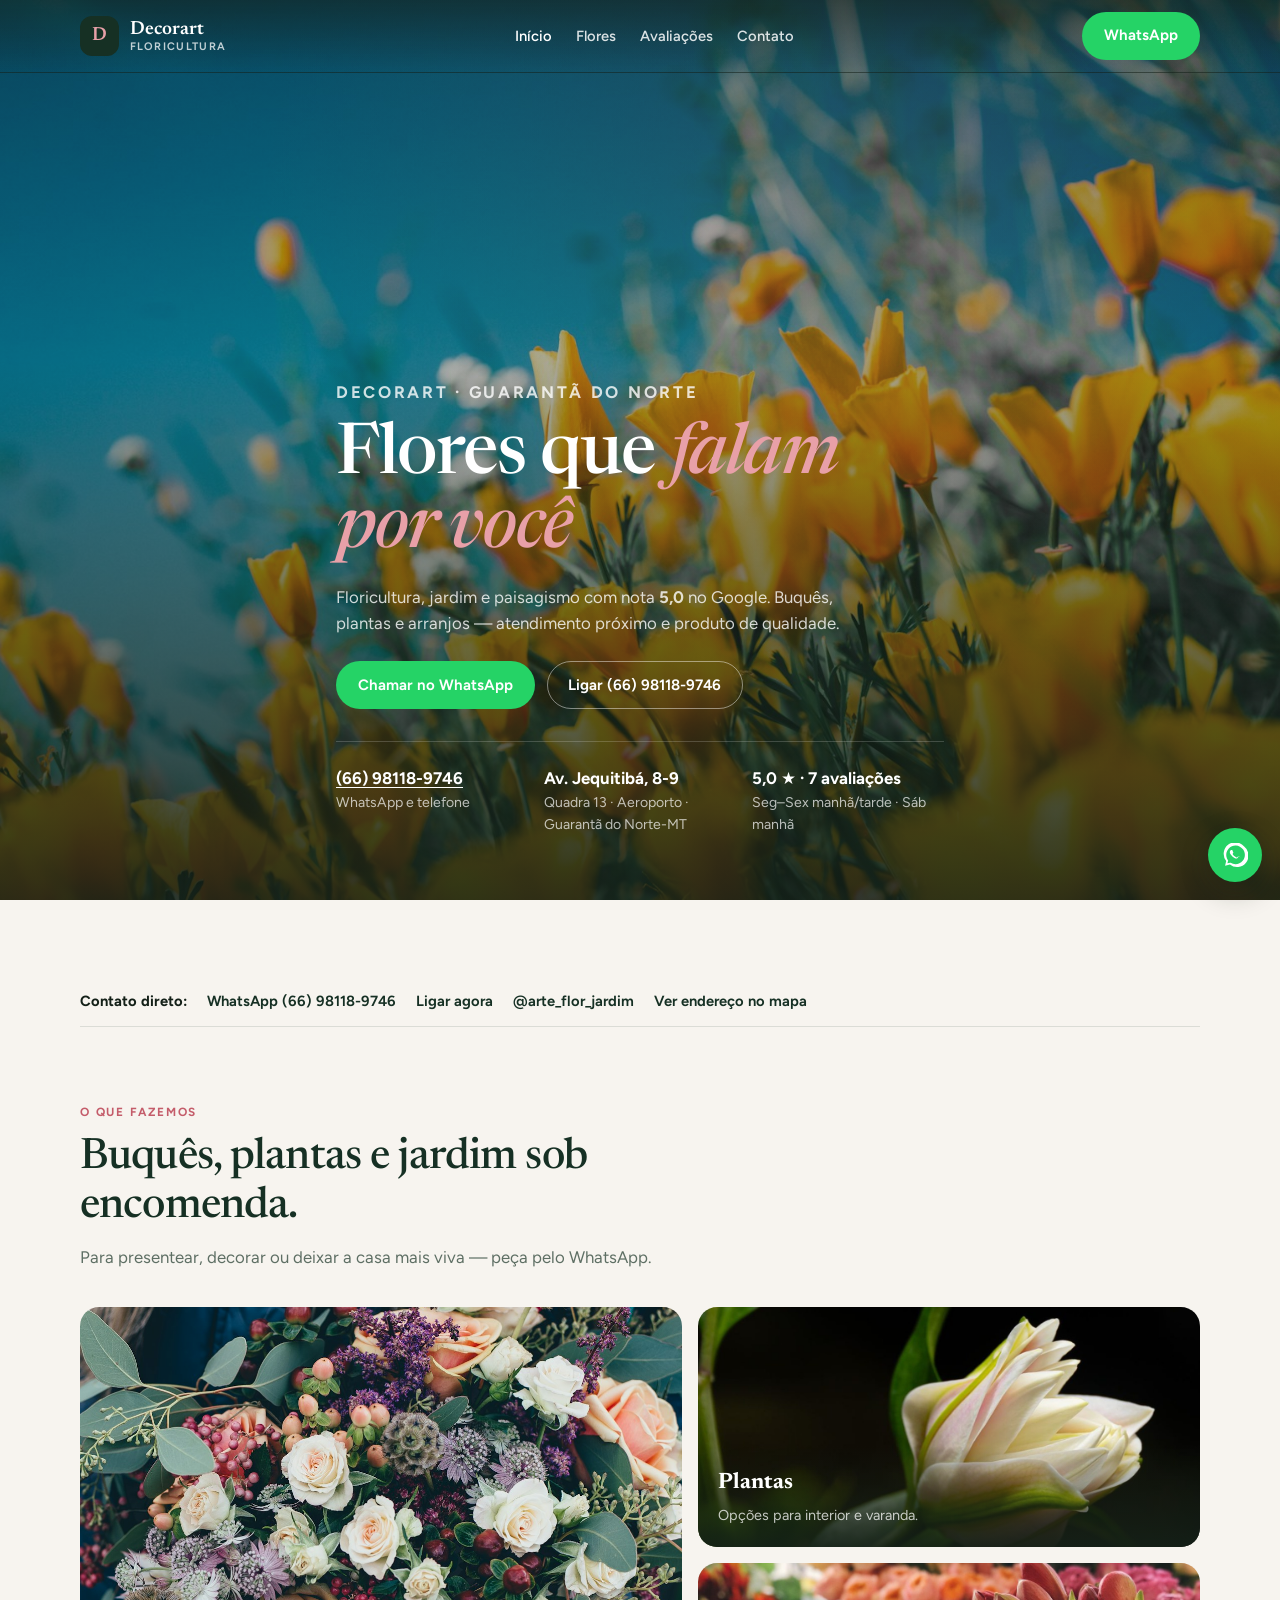
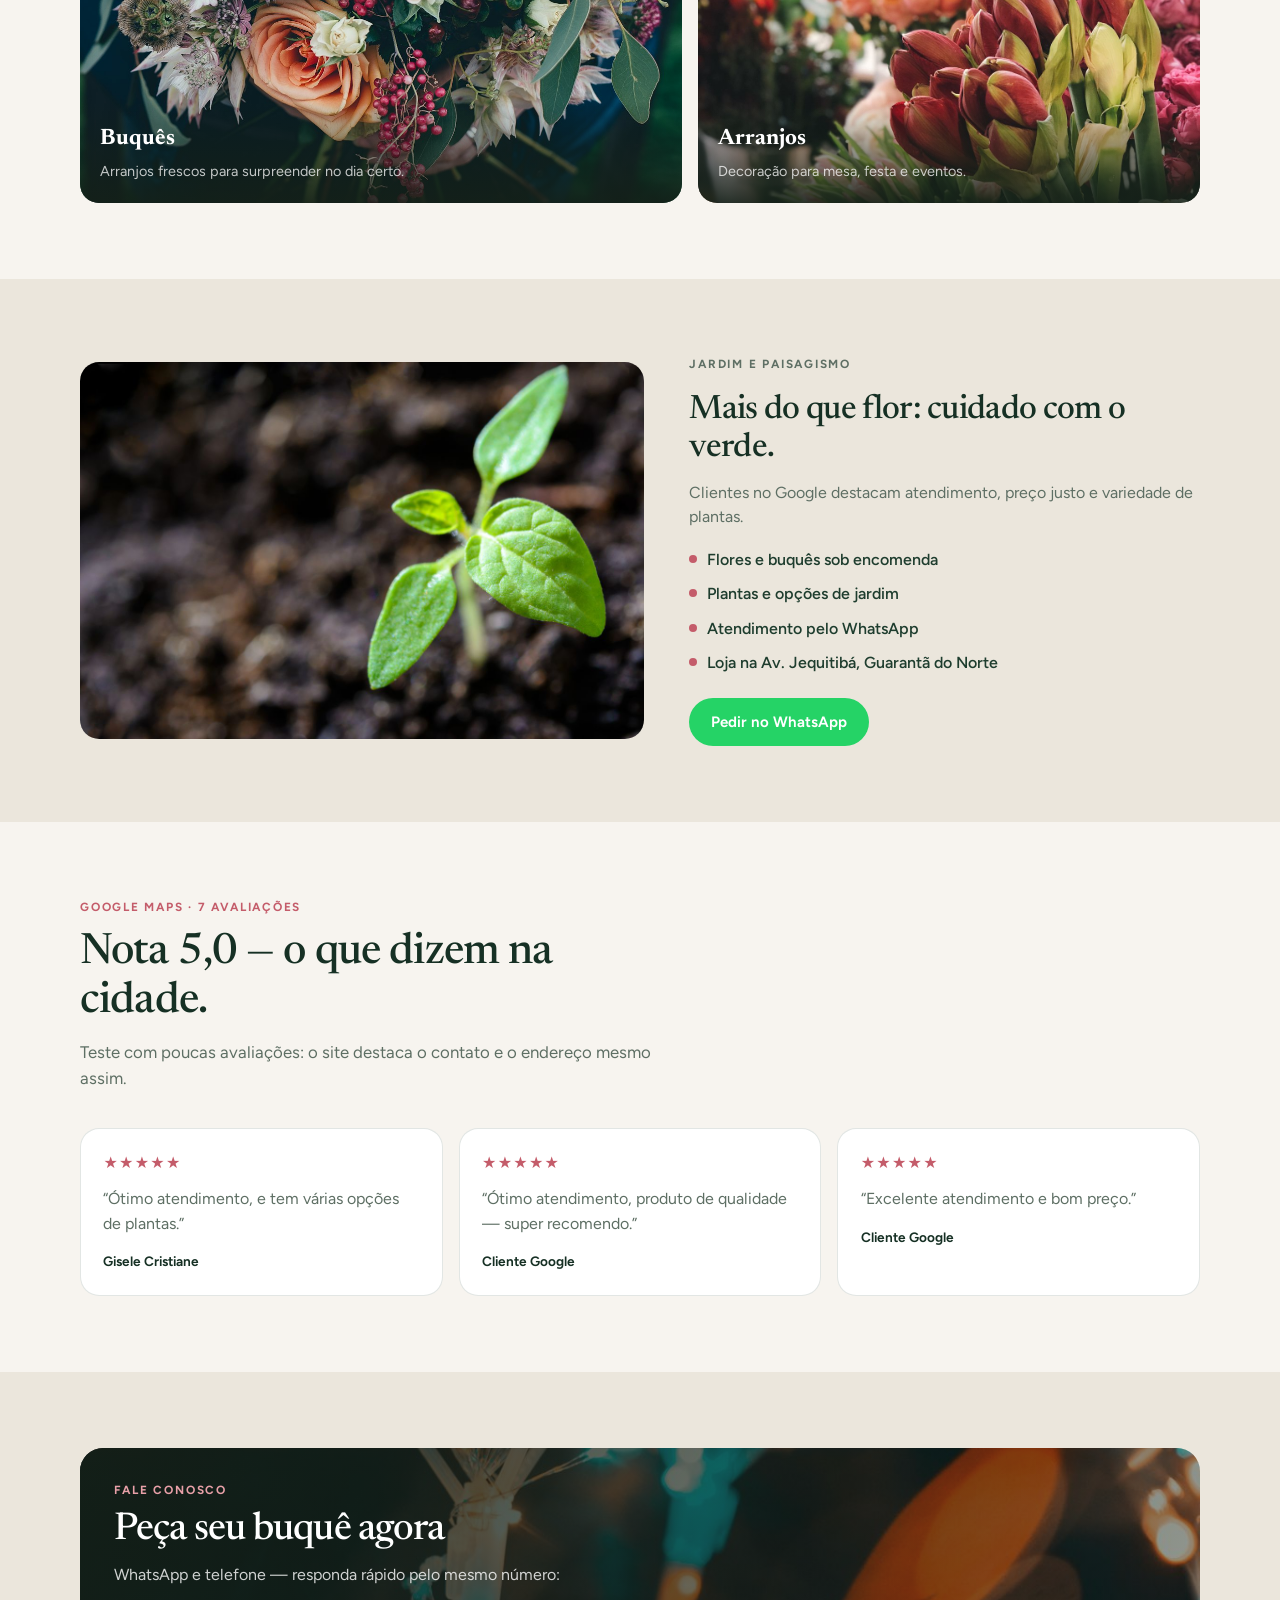
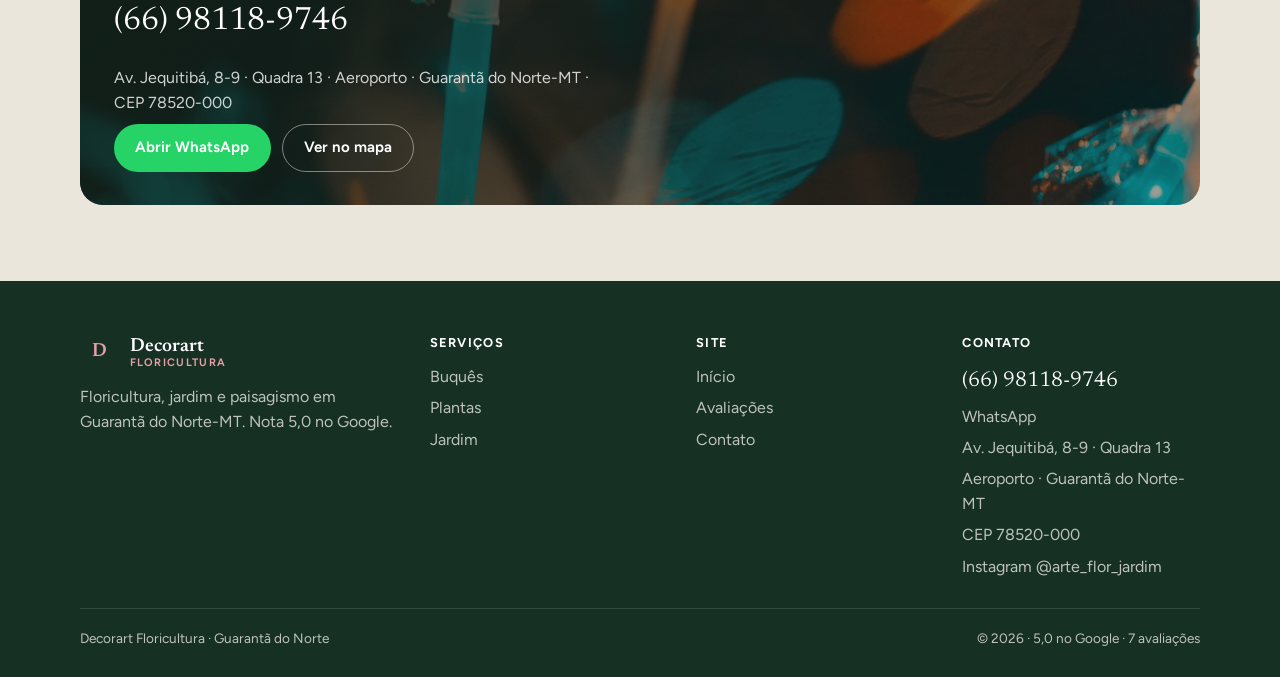
<file: index.html>
<!DOCTYPE html>
<html lang="pt-BR">
  <head>
    <meta charset="utf-8" />
    <meta name="viewport" content="width=device-width, initial-scale=1" />
    <title>Decorart Floricultura | Guarantã do Norte — Buquês, Plantas e Jardim</title>
    <meta
      name="description"
      content="Decorart Floricultura em Guarantã do Norte-MT. Nota 5,0 no Google (7 avaliações). Buquês, plantas e paisagismo. WhatsApp (66) 98118-9746. Av. Jequitibá, 8-9."
    />
    <link rel="preconnect" href="https://fonts.googleapis.com" />
    <link rel="preconnect" href="https://fonts.gstatic.com" crossorigin />
    <link
      href="https://fonts.googleapis.com/css2?family=Figtree:wght@400;500;600;700&family=Newsreader:ital,opsz,wght@0,6..72,500;0,6..72,600;1,6..72,500&display=swap"
      rel="stylesheet"
    />
    <link rel="stylesheet" href="css/styles.css" />
  </head>
  <body>
    <header class="topbar">
      <div class="wrap topbar-inner">
        <a class="brand" href="index.html" aria-label="Decorart Floricultura">
          <span class="brand-mark" aria-hidden="true">D</span>
          <span class="brand-text">
            <strong>Decorart</strong>
            <small>Floricultura</small>
          </span>
        </a>
        <nav class="nav" aria-label="Principal">
          <a class="active" href="index.html">Início</a>
          <a href="#flores">Flores</a>
          <a href="#avaliacoes">Avaliações</a>
          <a href="contato.html">Contato</a>
        </nav>
        <a class="btn btn-wa top-cta" href="https://wa.me/5566981189746?text=Ol%C3%A1%2C+vim+pelo+site+da+Decorart" target="_blank" rel="noreferrer">WhatsApp</a>
        <button class="burger" type="button" aria-label="Abrir menu" aria-expanded="false">
          <svg width="18" height="18" viewBox="0 0 24 24" fill="none" stroke="currentColor" stroke-width="2"><path d="M4 6h16M4 12h16M4 18h16"/></svg>
        </button>
      </div>
      <nav class="drawer" aria-label="Mobile">
        <a class="active" href="index.html">Início</a>
        <a href="#flores">Flores</a>
        <a href="#avaliacoes">Avaliações</a>
        <a href="contato.html">Contato</a>
        <a class="btn btn-wa" href="https://wa.me/5566981189746?text=Ol%C3%A1%2C+vim+pelo+site+da+Decorart" target="_blank" rel="noreferrer">WhatsApp (66) 98118-9746</a>
        <a class="btn btn-forest" href="tel:+5566981189746">Ligar agora</a>
      </nav>
    </header>

    <main>
      <section class="hero">
        <div class="hero-bg" aria-hidden="true">
          <img src="images/hero.jpg" alt="Flores frescas" />
          <div class="hero-shade"></div>
        </div>
        <div class="wrap hero-copy">
          <p class="eyebrow reveal show">Decorart · Guarantã do Norte</p>
          <h1 class="reveal show delay-1">Flores que <em>falam por você</em></h1>
          <p class="reveal show delay-2">
            Floricultura, jardim e paisagismo com nota <strong>5,0</strong> no Google.
            Buquês, plantas e arranjos — atendimento próximo e produto de qualidade.
          </p>
          <div class="hero-actions reveal show delay-3">
            <a class="btn btn-wa" href="https://wa.me/5566981189746?text=Ol%C3%A1%2C+vim+pelo+site+e+quero+um+buqu%C3%AA" target="_blank" rel="noreferrer">Chamar no WhatsApp</a>
            <a class="btn btn-ghost" href="tel:+5566981189746">Ligar (66) 98118-9746</a>
          </div>
          <div class="hero-meta reveal show delay-3">
            <div>
              <strong><a href="tel:+5566981189746">(66) 98118-9746</a></strong>
              WhatsApp e telefone
            </div>
            <div>
              <strong>Av. Jequitibá, 8-9</strong>
              Quadra 13 · Aeroporto · Guarantã do Norte-MT
            </div>
            <div>
              <strong>5,0 ★ · 7 avaliações</strong>
              Seg–Sex manhã/tarde · Sáb manhã
            </div>
          </div>
        </div>
      </section>

      <section class="section">
        <div class="wrap">
          <div class="contact-bar reveal">
            <span><strong>Contato direto:</strong></span>
            <a href="https://wa.me/5566981189746?text=Ol%C3%A1%2C+vim+pelo+site+da+Decorart" target="_blank" rel="noreferrer">WhatsApp (66) 98118-9746</a>
            <a href="tel:+5566981189746">Ligar agora</a>
            <a href="https://www.instagram.com/arte_flor_jardim/" target="_blank" rel="noreferrer">@arte_flor_jardim</a>
            <a href="contato.html">Ver endereço no mapa</a>
          </div>
        </div>
      </section>

      <section class="section" id="flores" style="padding-top: 0">
        <div class="wrap">
          <div class="section-head reveal">
            <p class="kicker">O que fazemos</p>
            <h2>Buquês, plantas e jardim sob encomenda.</h2>
            <p class="lead">Para presentear, decorar ou deixar a casa mais viva — peça pelo WhatsApp.</p>
          </div>
          <div class="mosaic">
            <article class="tall reveal">
              <img src="images/buque.jpg" alt="Buquê de flores" />
              <div class="body">
                <h3>Buquês</h3>
                <p>Arranjos frescos para surpreender no dia certo.</p>
              </div>
            </article>
            <article class="reveal delay-1">
              <img class="lirio" src="images/lirio.jpg" alt="Lírio branco" />
              <div class="body">
                <h3>Plantas</h3>
                <p>Opções para interior e varanda.</p>
              </div>
            </article>
            <article class="reveal delay-2">
              <img src="images/arranjos.jpg" alt="Arranjos florais" />
              <div class="body">
                <h3>Arranjos</h3>
                <p>Decoração para mesa, festa e eventos.</p>
              </div>
            </article>
          </div>
        </div>
      </section>

      <section class="section section-alt" id="jardim">
        <div class="wrap">
          <div class="split">
            <div class="split-media reveal">
              <img src="images/jardim.jpg" alt="Jardim e paisagismo" />
            </div>
            <div class="split-copy reveal delay-1">
              <p class="kicker">Jardim e paisagismo</p>
              <h3>Mais do que flor: cuidado com o verde.</h3>
              <p>Clientes no Google destacam atendimento, preço justo e variedade de plantas.</p>
              <ul class="checklist">
                <li>Flores e buquês sob encomenda</li>
                <li>Plantas e opções de jardim</li>
                <li>Atendimento pelo WhatsApp</li>
                <li>Loja na Av. Jequitibá, Guarantã do Norte</li>
              </ul>
              <div style="margin-top: 1.4rem">
                <a class="btn btn-wa" href="https://wa.me/5566981189746?text=Ol%C3%A1%2C+quero+saber+sobre+plantas+e+jardim" target="_blank" rel="noreferrer">Pedir no WhatsApp</a>
              </div>
            </div>
          </div>
        </div>
      </section>

      <section class="section" id="avaliacoes">
        <div class="wrap">
          <div class="section-head reveal">
            <p class="kicker">Google Maps · 7 avaliações</p>
            <h2>Nota 5,0 — o que dizem na cidade.</h2>
            <p class="lead">Teste com poucas avaliações: o site destaca o contato e o endereço mesmo assim.</p>
          </div>
          <div class="cards">
            <article class="review reveal">
              <p class="stars">★★★★★</p>
              <p>“Ótimo atendimento, e tem várias opções de plantas.”</p>
              <cite>Gisele Cristiane</cite>
            </article>
            <article class="review reveal delay-1">
              <p class="stars">★★★★★</p>
              <p>“Ótimo atendimento, produto de qualidade — super recomendo.”</p>
              <cite>Cliente Google</cite>
            </article>
            <article class="review reveal delay-2">
              <p class="stars">★★★★★</p>
              <p>“Excelente atendimento e bom preço.”</p>
              <cite>Cliente Google</cite>
            </article>
          </div>
        </div>
      </section>

      <section class="section section-alt">
        <div class="wrap">
          <div class="cta reveal">
            <img src="images/cta-bg.jpg" alt="" aria-hidden="true" />
            <div class="cta-shade"></div>
            <div class="cta-copy">
              <p class="kicker">Fale conosco</p>
              <h2>Peça seu buquê agora</h2>
              <p>WhatsApp e telefone — responda rápido pelo mesmo número:</p>
              <a class="phone" href="tel:+5566981189746">(66) 98118-9746</a>
              <p>Av. Jequitibá, 8-9 · Quadra 13 · Aeroporto · Guarantã do Norte-MT · CEP 78520-000</p>
              <div class="cta-actions">
                <a class="btn btn-wa" href="https://wa.me/5566981189746?text=Ol%C3%A1%2C+vim+pelo+site+da+Decorart" target="_blank" rel="noreferrer">Abrir WhatsApp</a>
                <a class="btn btn-ghost" href="contato.html">Ver no mapa</a>
              </div>
            </div>
          </div>
        </div>
      </section>
    </main>

    <footer class="footer">
      <div class="wrap footer-grid">
        <div>
          <div class="brand" style="margin-bottom: 0.85rem">
            <span class="brand-mark" aria-hidden="true">D</span>
            <span class="brand-text">
              <strong>Decorart</strong>
              <small>Floricultura</small>
            </span>
          </div>
          <p>Floricultura, jardim e paisagismo em Guarantã do Norte-MT. Nota 5,0 no Google.</p>
        </div>
        <div>
          <h4>Serviços</h4>
          <ul>
            <li><a href="#flores">Buquês</a></li>
            <li><a href="#flores">Plantas</a></li>
            <li><a href="#jardim">Jardim</a></li>
          </ul>
        </div>
        <div>
          <h4>Site</h4>
          <ul>
            <li><a href="index.html">Início</a></li>
            <li><a href="#avaliacoes">Avaliações</a></li>
            <li><a href="contato.html">Contato</a></li>
          </ul>
        </div>
        <div>
          <h4>Contato</h4>
          <a class="footer-phone" href="tel:+5566981189746">(66) 98118-9746</a>
          <ul>
            <li><a href="https://wa.me/5566981189746" target="_blank" rel="noreferrer">WhatsApp</a></li>
            <li>Av. Jequitibá, 8-9 · Quadra 13</li>
            <li>Aeroporto · Guarantã do Norte-MT</li>
            <li>CEP 78520-000</li>
            <li>Instagram @arte_flor_jardim</li>
          </ul>
        </div>
      </div>
      <div class="wrap footer-bottom">
        <span>Decorart Floricultura · Guarantã do Norte</span>
        <span>© 2026 · 5,0 no Google · 7 avaliações</span>
      </div>
    </footer>

    <a class="wa" href="https://wa.me/5566981189746?text=Ol%C3%A1%2C+vim+pelo+site+da+Decorart" target="_blank" rel="noreferrer" aria-label="WhatsApp Decorart">
      <svg viewBox="0 0 24 24" fill="currentColor"><path d="M20.5 3.5A11 11 0 0 0 3.1 17.4L2 22l4.7-1.2A11 11 0 1 0 20.5 3.5zm-8.5 17a9 9 0 0 1-4.6-1.3l-.3-.2-2.8.7.7-2.7-.2-.3a9 9 0 1 1 7.2 3.8zm5-6.7c-.3-.1-1.6-.8-1.9-.9s-.4-.1-.6.1-.7.9-.8 1-.3.2-.6.1a7.4 7.4 0 0 1-2.2-1.4 8.2 8.2 0 0 1-1.5-1.9c-.2-.3 0-.4.1-.6l.4-.5.1-.3c0-.1 0-.3-.1-.4s-.6-1.4-.8-1.9-.4-.4-.6-.4h-.5c-.2 0-.4.1-.6.3s-.8.8-.8 1.9.8 2.2.9 2.3a9.7 9.7 0 0 0 3.6 3.3c1.3.6 1.7.6 2.3.5s1.1-.5 1.2-.9.2-.8.1-.9-.2-.2-.5-.3z"/></svg>
    </a>
    <script src="js/main.js"></script>
  </body>
</html>
</file>
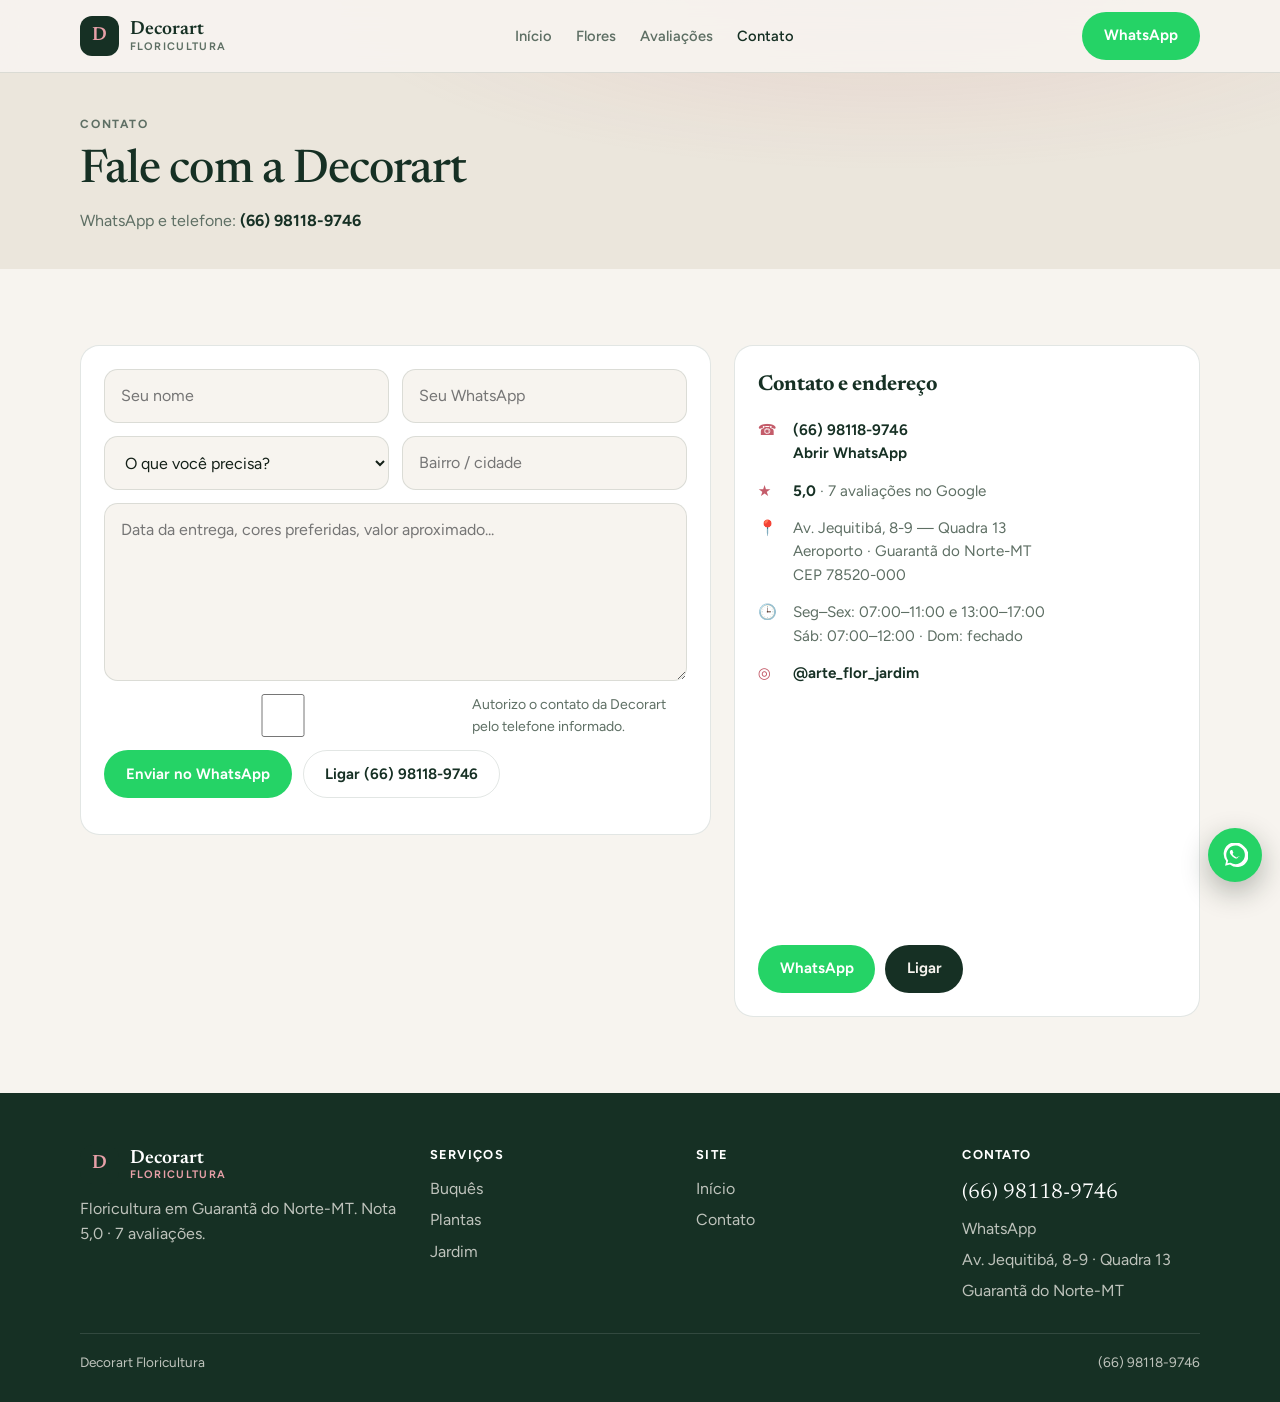
<file: contato.html>
<!DOCTYPE html>
<html lang="pt-BR">
  <head>
    <meta charset="utf-8" />
    <meta name="viewport" content="width=device-width, initial-scale=1" />
    <title>Contato — Decorart Floricultura | Guarantã do Norte</title>
    <meta
      name="description"
      content="Fale com a Decorart. WhatsApp (66) 98118-9746. Av. Jequitibá, 8-9, Quadra 13 — Guarantã do Norte-MT."
    />
    <link rel="preconnect" href="https://fonts.googleapis.com" />
    <link rel="preconnect" href="https://fonts.gstatic.com" crossorigin />
    <link
      href="https://fonts.googleapis.com/css2?family=Figtree:wght@400;500;600;700&family=Newsreader:ital,opsz,wght@0,6..72,500;0,6..72,600;1,6..72,500&display=swap"
      rel="stylesheet"
    />
    <link rel="stylesheet" href="css/styles.css" />
  </head>
  <body>
    <header class="topbar topbar-solid">
      <div class="wrap topbar-inner">
        <a class="brand" href="index.html" aria-label="Decorart Floricultura">
          <span class="brand-mark" aria-hidden="true">D</span>
          <span class="brand-text">
            <strong>Decorart</strong>
            <small>Floricultura</small>
          </span>
        </a>
        <nav class="nav" aria-label="Principal">
          <a href="index.html">Início</a>
          <a href="index.html#flores">Flores</a>
          <a href="index.html#avaliacoes">Avaliações</a>
          <a class="active" href="contato.html">Contato</a>
        </nav>
        <a class="btn btn-wa top-cta" href="https://wa.me/5566981189746?text=Ol%C3%A1%2C+vim+pelo+site+da+Decorart" target="_blank" rel="noreferrer">WhatsApp</a>
        <button class="burger" type="button" aria-label="Abrir menu" aria-expanded="false">
          <svg width="18" height="18" viewBox="0 0 24 24" fill="none" stroke="currentColor" stroke-width="2"><path d="M4 6h16M4 12h16M4 18h16"/></svg>
        </button>
      </div>
      <nav class="drawer" aria-label="Mobile">
        <a href="index.html">Início</a>
        <a href="index.html#flores">Flores</a>
        <a href="contato.html">Contato</a>
        <a class="btn btn-wa" href="https://wa.me/5566981189746" target="_blank" rel="noreferrer">WhatsApp (66) 98118-9746</a>
        <a class="btn btn-forest" href="tel:+5566981189746">Ligar agora</a>
      </nav>
    </header>

    <main>
      <section class="page-hero">
        <div class="wrap reveal">
          <p class="kicker">Contato</p>
          <h1>Fale com a Decorart</h1>
          <p>
            WhatsApp e telefone:
            <a href="tel:+5566981189746" style="color: var(--forest); font-weight: 700">(66) 98118-9746</a>
          </p>
        </div>
      </section>

      <section class="section">
        <div class="wrap contact-grid">
          <div class="form-box reveal">
            <form class="form contact-form">
              <div class="form-row">
                <input required name="nome" aria-label="Nome" placeholder="Seu nome" />
                <input required type="tel" name="telefone" aria-label="Telefone" placeholder="Seu WhatsApp" />
              </div>
              <div class="form-row">
                <select name="servico" aria-label="Pedido" required>
                  <option value="">O que você precisa?</option>
                  <option>Buquê</option>
                  <option>Arranjo / decoração</option>
                  <option>Plantas</option>
                  <option>Jardim / paisagismo</option>
                  <option>Outro</option>
                </select>
                <input name="bairro" aria-label="Bairro" placeholder="Bairro / cidade" />
              </div>
              <textarea required name="mensagem" aria-label="Mensagem" rows="6" placeholder="Data da entrega, cores preferidas, valor aproximado..."></textarea>
              <label class="terms">
                <input type="checkbox" required />
                <span>Autorizo o contato da Decorart pelo telefone informado.</span>
              </label>
              <div class="form-actions">
                <button class="btn btn-wa" type="submit">Enviar no WhatsApp</button>
                <a class="btn btn-ghost dark" href="tel:+5566981189746">Ligar (66) 98118-9746</a>
              </div>
              <p class="form-note" role="status"></p>
            </form>
          </div>

          <aside class="reveal delay-1">
            <div class="info-box">
              <h3>Contato e endereço</h3>
              <ul class="info-list">
                <li>
                  <span class="icon">☎</span>
                  <span>
                    <a href="tel:+5566981189746">(66) 98118-9746</a><br />
                    <a href="https://wa.me/5566981189746" target="_blank" rel="noreferrer">Abrir WhatsApp</a>
                  </span>
                </li>
                <li>
                  <span class="icon">★</span>
                  <span><strong style="color: var(--forest)">5,0</strong> · 7 avaliações no Google</span>
                </li>
                <li>
                  <span class="icon">📍</span>
                  <span>
                    Av. Jequitibá, 8-9 — Quadra 13<br />
                    Aeroporto · Guarantã do Norte-MT<br />
                    CEP 78520-000
                  </span>
                </li>
                <li>
                  <span class="icon">🕒</span>
                  <span>
                    Seg–Sex: 07:00–11:00 e 13:00–17:00<br />
                    Sáb: 07:00–12:00 · Dom: fechado
                  </span>
                </li>
                <li>
                  <span class="icon">◎</span>
                  <span><a href="https://www.instagram.com/arte_flor_jardim/" target="_blank" rel="noreferrer">@arte_flor_jardim</a></span>
                </li>
              </ul>
              <iframe
                class="map-embed"
                title="Mapa Decorart"
                loading="lazy"
                referrerpolicy="no-referrer-when-downgrade"
                src="https://www.google.com/maps?q=Av.+Jequitib%C3%A1,+8-9,+Guarant%C3%A3+do+Norte+-+MT&output=embed"
              ></iframe>
              <p style="margin-top: 1rem; display: flex; flex-wrap: wrap; gap: 0.6rem">
                <a class="btn btn-wa" href="https://wa.me/5566981189746" target="_blank" rel="noreferrer">WhatsApp</a>
                <a class="btn btn-forest" href="tel:+5566981189746">Ligar</a>
              </p>
            </div>
          </aside>
        </div>
      </section>
    </main>

    <footer class="footer">
      <div class="wrap footer-grid">
        <div>
          <div class="brand" style="margin-bottom: 0.85rem">
            <span class="brand-mark" aria-hidden="true">D</span>
            <span class="brand-text">
              <strong>Decorart</strong>
              <small>Floricultura</small>
            </span>
          </div>
          <p>Floricultura em Guarantã do Norte-MT. Nota 5,0 · 7 avaliações.</p>
        </div>
        <div>
          <h4>Serviços</h4>
          <ul>
            <li><a href="index.html#flores">Buquês</a></li>
            <li><a href="index.html#flores">Plantas</a></li>
            <li><a href="index.html#jardim">Jardim</a></li>
          </ul>
        </div>
        <div>
          <h4>Site</h4>
          <ul>
            <li><a href="index.html">Início</a></li>
            <li><a href="contato.html">Contato</a></li>
          </ul>
        </div>
        <div>
          <h4>Contato</h4>
          <a class="footer-phone" href="tel:+5566981189746">(66) 98118-9746</a>
          <ul>
            <li><a href="https://wa.me/5566981189746" target="_blank" rel="noreferrer">WhatsApp</a></li>
            <li>Av. Jequitibá, 8-9 · Quadra 13</li>
            <li>Guarantã do Norte-MT</li>
          </ul>
        </div>
      </div>
      <div class="wrap footer-bottom">
        <span>Decorart Floricultura</span>
        <span>(66) 98118-9746</span>
      </div>
    </footer>

    <a class="wa" href="https://wa.me/5566981189746?text=Ol%C3%A1%2C+vim+pelo+site+da+Decorart" target="_blank" rel="noreferrer" aria-label="WhatsApp Decorart">
      <svg viewBox="0 0 24 24" fill="currentColor"><path d="M20.5 3.5A11 11 0 0 0 3.1 17.4L2 22l4.7-1.2A11 11 0 1 0 20.5 3.5zm-8.5 17a9 9 0 0 1-4.6-1.3l-.3-.2-2.8.7.7-2.7-.2-.3a9 9 0 1 1 7.2 3.8zm5-6.7c-.3-.1-1.6-.8-1.9-.9s-.4-.1-.6.1-.7.9-.8 1-.3.2-.6.1a7.4 7.4 0 0 1-2.2-1.4 8.2 8.2 0 0 1-1.5-1.9c-.2-.3 0-.4.1-.6l.4-.5.1-.3c0-.1 0-.3-.1-.4s-.6-1.4-.8-1.9-.4-.4-.6-.4h-.5c-.2 0-.4.1-.6.3s-.8.8-.8 1.9.8 2.2.9 2.3a9.7 9.7 0 0 0 3.6 3.3c1.3.6 1.7.6 2.3.5s1.1-.5 1.2-.9.2-.8.1-.9-.2-.2-.5-.3z"/></svg>
    </a>
    <script src="js/main.js"></script>
  </body>
</html>
</file>
<file: css/styles.css>
/* Decorart — floricultura botânica moderna */
:root {
  --forest: #163024;
  --forest-soft: #1e3d2e;
  --leaf: #3d6b4f;
  --bloom: #c45c6a;
  --bloom-soft: #e8a0a8;
  --ivory: #f7f4ef;
  --mist: #ebe6dc;
  --ink: #142018;
  --mute: #5e6f64;
  --line: rgba(22, 48, 36, 0.12);
  --font-display: "Newsreader", Georgia, serif;
  --font-body: "Figtree", system-ui, sans-serif;
  --radius: 1.2rem;
  --max: 1120px;
  --ease: cubic-bezier(0.22, 1, 0.36, 1);
  --wa: #25d366;
}

*, *::before, *::after { box-sizing: border-box; margin: 0; padding: 0; }
html { scroll-behavior: smooth; }
body {
  min-height: 100vh;
  font-family: var(--font-body);
  background: var(--ivory);
  color: var(--ink);
  line-height: 1.55;
  -webkit-font-smoothing: antialiased;
  overflow-x: hidden;
}
img { display: block; max-width: 100%; height: auto; }
a { color: inherit; text-decoration: none; }
ul { list-style: none; }
button, input, select, textarea { font: inherit; color: inherit; }
.wrap { width: min(var(--max), calc(100% - 2rem)); margin-inline: auto; }

.topbar {
  position: fixed; inset: 0 0 auto; z-index: 60;
  background: linear-gradient(180deg, rgba(20,32,24,0.55), transparent);
  transition: background 0.35s var(--ease), border-color 0.35s, backdrop-filter 0.35s;
  border-bottom: 1px solid transparent;
}
.topbar.scrolled, .topbar.topbar-solid {
  background: color-mix(in srgb, var(--ivory) 92%, transparent);
  backdrop-filter: blur(14px);
  border-bottom-color: var(--line);
}
.topbar-inner {
  display: flex; align-items: center; justify-content: space-between;
  gap: 1rem; height: 4.5rem;
}
.brand { display: inline-flex; align-items: center; gap: 0.65rem; }
.brand-mark {
  width: 2.45rem; height: 2.45rem; border-radius: 0.75rem;
  background: var(--forest); display: grid; place-items: center;
  color: var(--bloom-soft); font-family: var(--font-display);
  font-size: 1.2rem; font-weight: 600;
}
.brand-text { display: flex; flex-direction: column; line-height: 1.1; }
.brand-text strong {
  font-family: var(--font-display); font-size: 1.2rem; font-weight: 600; color: #fff;
  transition: color 0.25s;
}
.brand-text small {
  font-size: 0.68rem; font-weight: 650; letter-spacing: 0.12em;
  text-transform: uppercase; color: rgba(255,255,255,0.75); transition: color 0.25s;
}
.topbar.scrolled .brand-text strong,
.topbar.topbar-solid .brand-text strong { color: var(--forest); }
.topbar.scrolled .brand-text small,
.topbar.topbar-solid .brand-text small { color: var(--mute); }

.nav { display: none; gap: 1.5rem; }
.nav a { font-size: 0.92rem; font-weight: 550; color: rgba(255,255,255,0.85); }
.nav a:hover, .nav a.active { color: #fff; }
.topbar.scrolled .nav a, .topbar.topbar-solid .nav a { color: var(--mute); }
.topbar.scrolled .nav a:hover, .topbar.scrolled .nav a.active,
.topbar.topbar-solid .nav a:hover, .topbar.topbar-solid .nav a.active { color: var(--forest); }

.burger {
  display: grid; place-items: center; width: 2.55rem; height: 2.55rem;
  border-radius: 999px; border: 1px solid rgba(255,255,255,0.4);
  background: rgba(0,0,0,0.2); color: #fff; cursor: pointer;
}
.topbar.scrolled .burger, .topbar.topbar-solid .burger {
  border-color: var(--line); background: transparent; color: var(--forest);
}
.drawer {
  display: none; flex-direction: column; gap: 0.8rem;
  padding: 0.5rem 1rem 1.2rem; background: var(--ivory); border-bottom: 1px solid var(--line);
}
.drawer.open { display: flex; }
.drawer a { font-weight: 550; color: var(--forest); }

.btn {
  display: inline-flex; align-items: center; justify-content: center; gap: 0.45rem;
  min-height: 3rem; padding: 0.7rem 1.3rem; border-radius: 999px;
  font-weight: 650; font-size: 0.94rem; border: 1px solid transparent;
  cursor: pointer; transition: transform 0.2s var(--ease), background 0.2s;
}
.btn:hover { transform: translateY(-1px); }
.btn-bloom { background: var(--bloom); color: #fff; }
.btn-bloom:hover { background: #a84a57; }
.btn-forest { background: var(--forest); color: var(--ivory); }
.btn-ghost { background: transparent; border-color: rgba(255,255,255,0.45); color: #fff; }
.btn-ghost.dark { border-color: var(--line); color: var(--forest); }
.btn-wa { background: var(--wa); color: #fff; }
.top-cta { display: none; }

.contact-bar {
  display: flex; flex-wrap: wrap; gap: 0.75rem 1.25rem; align-items: center;
  padding: 0.85rem 0; border-bottom: 1px solid var(--line);
  font-size: 0.92rem; color: var(--mute);
}
.contact-bar a { color: var(--forest); font-weight: 650; }
.contact-bar a:hover { color: var(--bloom); }
.contact-bar strong { color: var(--ink); }

.hero {
  position: relative; min-height: 100svh; display: grid; align-items: end;
  padding: 7rem 0 4rem; overflow: hidden; color: #fff;
}
.hero-bg { position: absolute; inset: 0; }
.hero-bg img {
  width: 100%; height: 100%; object-fit: cover;
  animation: drift 20s var(--ease) infinite alternate;
}
.hero-shade {
  position: absolute; inset: 0;
  background:
    linear-gradient(180deg, rgba(20,32,24,0.45) 0%, rgba(20,32,24,0.35) 40%, rgba(20,32,24,0.88) 100%),
    radial-gradient(ellipse at 70% 20%, rgba(196,92,106,0.2), transparent 50%);
}
.hero-copy { position: relative; z-index: 1; max-width: 38rem; }
.eyebrow {
  display: inline-block; margin-bottom: 0.9rem;
  font-size: 0.76rem; font-weight: 700; letter-spacing: 0.16em;
  text-transform: uppercase; color: var(--bloom-soft);
}
.hero h1 {
  font-family: var(--font-display);
  font-size: clamp(2.7rem, 7vw, 4.4rem);
  font-weight: 500; line-height: 1.05; letter-spacing: -0.02em;
  margin-bottom: 1rem;
}
.hero h1 em { font-style: italic; color: var(--bloom-soft); }
.hero-copy > p { max-width: 32rem; color: rgba(255,255,255,0.8); font-size: 1.05rem; }
.hero-actions { display: flex; flex-wrap: wrap; gap: 0.75rem; margin-top: 1.6rem; }
.hero-meta {
  display: grid; gap: 1rem; margin-top: 2rem; padding-top: 1.4rem;
  border-top: 1px solid rgba(255,255,255,0.18);
}
.hero-meta div { font-size: 0.88rem; color: rgba(255,255,255,0.7); }
.hero-meta strong { display: block; color: #fff; font-size: 1.05rem; margin-bottom: 0.1rem; }
.hero-meta a { color: #fff; text-decoration: underline; text-underline-offset: 3px; }

.section { padding: 4.75rem 0; }
.section-alt { background: var(--mist); }
.section-head { max-width: 36rem; margin-bottom: 2.3rem; }
.kicker {
  font-size: 0.74rem; font-weight: 700; letter-spacing: 0.15em;
  text-transform: uppercase; color: var(--bloom); margin-bottom: 0.7rem;
}
.section-head h2, .split-copy h3, .cta-copy h2, .page-hero h1 {
  font-family: var(--font-display); font-weight: 500;
  letter-spacing: -0.02em; line-height: 1.15; color: var(--forest);
}
.section-head h2 { font-size: clamp(1.9rem, 4vw, 2.7rem); margin-bottom: 0.75rem; }
.lead { color: var(--mute); font-size: 1.05rem; }

.mosaic { display: grid; gap: 1rem; }
.mosaic article {
  position: relative; overflow: hidden; border-radius: var(--radius); min-height: 15rem;
}
.mosaic img {
  position: absolute; inset: 0; width: 100%; height: 100%;
  object-fit: cover; transition: transform 0.7s var(--ease);
}
.mosaic img.lirio {
  object-fit: cover;
  object-position: 42% 45%;
}
.mosaic article:hover img { transform: scale(1.05); }
.mosaic .body {
  position: absolute; inset: auto 0 0; padding: 1.25rem;
  background: linear-gradient(transparent, rgba(20,32,24,0.9)); color: #fff;
}
.mosaic h3 { font-family: var(--font-display); font-size: 1.4rem; margin-bottom: 0.25rem; }
.mosaic p { font-size: 0.9rem; color: rgba(255,255,255,0.75); }
.mosaic .tall { min-height: 22rem; }

.split { display: grid; gap: 2rem; align-items: center; }
.split-media { border-radius: var(--radius); overflow: hidden; min-height: 17rem; }
.split-media img { width: 100%; min-height: 17rem; height: 100%; object-fit: cover; }
.split-copy h3 { font-size: clamp(1.55rem, 3vw, 2.1rem); margin-bottom: 0.8rem; }
.split-copy > p { color: var(--mute); margin-bottom: 1.1rem; }
.checklist { display: grid; gap: 0.6rem; }
.checklist li {
  display: flex; gap: 0.6rem; align-items: flex-start;
  font-weight: 550; color: var(--forest-soft);
}
.checklist li::before {
  content: ""; width: 0.5rem; height: 0.5rem; margin-top: 0.45rem;
  border-radius: 50%; background: var(--bloom); flex-shrink: 0;
}

.cards { display: grid; gap: 1rem; }
.card {
  border-radius: var(--radius); overflow: hidden;
  background: #fff; border: 1px solid var(--line);
}
.card img { width: 100%; aspect-ratio: 4/3; object-fit: cover; }
.card .body { padding: 1.15rem 1.2rem 1.3rem; }
.card h3 { font-family: var(--font-display); font-size: 1.25rem; color: var(--forest); margin-bottom: 0.3rem; }
.card p { color: var(--mute); font-size: 0.95rem; }

.review {
  padding: 1.4rem; border-radius: var(--radius);
  background: #fff; border: 1px solid var(--line);
}
.review .stars { color: var(--bloom); letter-spacing: 0.08em; margin-bottom: 0.7rem; }
.review p { color: var(--mute); }
.review cite {
  display: block; margin-top: 0.9rem; font-style: normal;
  font-size: 0.85rem; font-weight: 650; color: var(--forest);
}

.cta {
  position: relative; overflow: hidden; border-radius: calc(var(--radius) + 0.25rem);
  min-height: 22rem; display: grid; align-items: end;
}
.cta > img { position: absolute; inset: 0; width: 100%; height: 100%; object-fit: cover; }
.cta-shade {
  position: absolute; inset: 0;
  background: linear-gradient(115deg, rgba(20,32,24,0.92), rgba(20,32,24,0.4));
}
.cta-copy { position: relative; z-index: 1; padding: 2.1rem; max-width: 34rem; color: #fff; }
.cta-copy .kicker { color: var(--bloom-soft); }
.cta-copy h2 { color: #fff; font-size: clamp(1.8rem, 4vw, 2.4rem); margin-bottom: 0.7rem; }
.cta-copy p { color: rgba(255,255,255,0.8); margin-bottom: 0.5rem; }
.cta-copy .phone {
  display: block; font-family: var(--font-display);
  font-size: clamp(1.5rem, 3vw, 2rem); color: #fff; margin: 0.6rem 0 1.2rem;
}
.cta-actions { display: flex; flex-wrap: wrap; gap: 0.7rem; }

.page-hero {
  padding: 7.2rem 0 2.2rem;
  background: radial-gradient(ellipse at 70% 0%, rgba(196,92,106,0.12), transparent 45%), var(--mist);
}
.page-hero h1 { font-size: clamp(2rem, 5vw, 2.9rem); margin-bottom: 0.7rem; }
.page-hero p { max-width: 34rem; color: var(--mute); }

.contact-grid { display: grid; gap: 1.4rem; }
.form-box, .info-box {
  padding: 1.45rem; border-radius: var(--radius);
  background: #fff; border: 1px solid var(--line);
}
.form { display: grid; gap: 0.8rem; }
.form-row { display: grid; gap: 0.8rem; }
.form input, .form select, .form textarea {
  width: 100%; padding: 0.85rem 1rem; border-radius: 0.85rem;
  border: 1px solid var(--line); background: var(--ivory); outline: none;
}
.form input:focus, .form select:focus, .form textarea:focus {
  border-color: color-mix(in srgb, var(--bloom) 60%, transparent);
  box-shadow: 0 0 0 3px color-mix(in srgb, var(--bloom) 18%, transparent);
}
.form textarea { resize: vertical; min-height: 7.5rem; }
.terms { display: flex; gap: 0.6rem; font-size: 0.88rem; color: var(--mute); }
.form-actions { display: flex; flex-wrap: wrap; gap: 0.7rem; }
.form-note { font-size: 0.9rem; color: var(--bloom); opacity: 0; }
.form-note.show { opacity: 1; }
.info-box h3 { font-family: var(--font-display); font-size: 1.35rem; color: var(--forest); margin-bottom: 1rem; }
.info-list { display: grid; gap: 0.85rem; }
.info-list li { display: flex; gap: 0.7rem; color: var(--mute); font-size: 0.95rem; }
.info-list .icon { width: 1.5rem; flex-shrink: 0; color: var(--bloom); font-weight: 700; }
.info-list a { color: var(--forest); font-weight: 650; }
.map-embed {
  margin-top: 1rem; border: 0; width: 100%; min-height: 220px; border-radius: 0.85rem;
}

.footer {
  padding: 3.2rem 0 1.8rem; background: var(--forest); color: rgba(247,244,239,0.75);
}
.footer-grid {
  display: grid; gap: 1.8rem; padding-bottom: 1.8rem;
  border-bottom: 1px solid rgba(255,255,255,0.12);
}
.footer .brand-text strong { color: #fff; }
.footer .brand-text small { color: var(--bloom-soft); }
.footer h4 {
  color: #fff; font-size: 0.8rem; letter-spacing: 0.1em;
  text-transform: uppercase; margin-bottom: 0.8rem;
}
.footer ul { display: grid; gap: 0.4rem; }
.footer a:hover { color: var(--bloom-soft); }
.footer-phone {
  font-family: var(--font-display); font-size: 1.35rem; color: #fff;
  display: block; margin-bottom: 0.4rem;
}
.footer-bottom {
  display: flex; flex-wrap: wrap; justify-content: space-between;
  gap: 0.7rem; padding-top: 1.15rem; font-size: 0.85rem;
}

.wa {
  position: fixed; right: 1.1rem; bottom: 1.1rem; z-index: 70;
  display: grid; place-items: center; width: 3.4rem; height: 3.4rem;
  border-radius: 999px; background: var(--wa); color: #fff;
  box-shadow: 0 10px 28px rgba(20,32,24,0.3);
}
.wa:hover { transform: scale(1.06); }
.wa svg { width: 1.55rem; height: 1.55rem; }

.reveal {
  opacity: 0; transform: translateY(20px);
  transition: opacity 0.7s var(--ease), transform 0.7s var(--ease);
}
.reveal.show { opacity: 1; transform: none; }
.delay-1 { transition-delay: 0.1s; }
.delay-2 { transition-delay: 0.2s; }
.delay-3 { transition-delay: 0.3s; }

@keyframes drift {
  from { transform: scale(1.03); }
  to { transform: scale(1.09) translate3d(-1%, -0.8%, 0); }
}

@media (min-width: 720px) {
  .hero-meta { grid-template-columns: repeat(3, 1fr); }
  .mosaic { grid-template-columns: 1.2fr 1fr; }
  .mosaic .tall { grid-row: span 2; min-height: 100%; }
  .cards { grid-template-columns: repeat(3, 1fr); }
  .form-row { grid-template-columns: 1fr 1fr; }
  .footer-grid { grid-template-columns: 1.35fr repeat(3, 1fr); }
}
@media (min-width: 960px) {
  .nav { display: flex; }
  .top-cta { display: inline-flex; }
  .burger, .drawer { display: none !important; }
  .split { grid-template-columns: 1.05fr 0.95fr; gap: 2.8rem; }
  .contact-grid { grid-template-columns: 1.15fr 0.85fr; align-items: start; }
}
</file>
